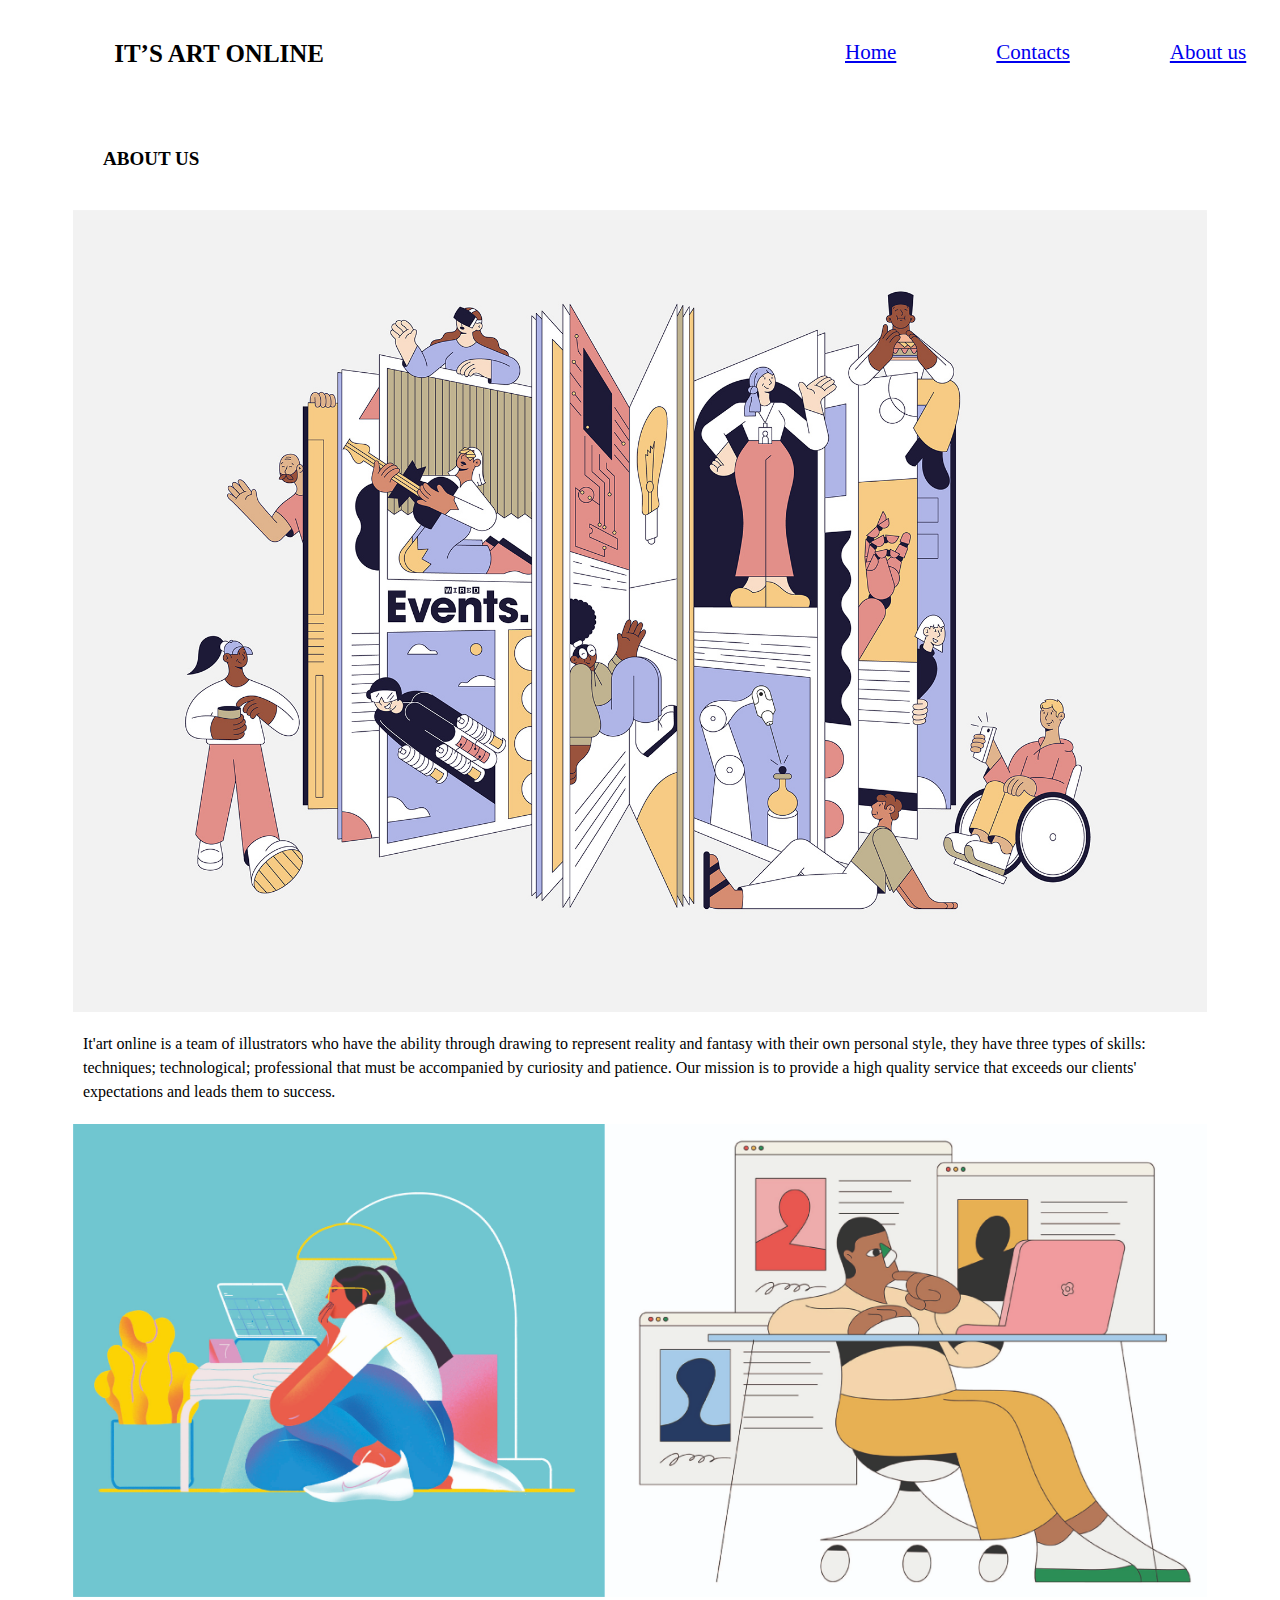
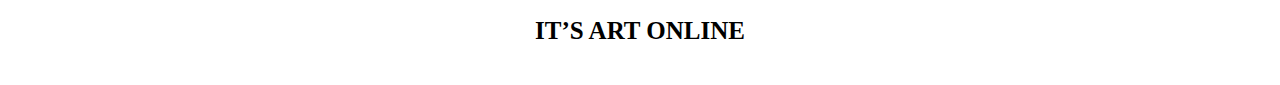
<file: about us.html>
<!DOCTYPE html>
<html>
<head>
    <meta charset="UTF-8">
    <meta http-equiv="X-UA-Compatible" content="IE=edge">
    <meta name="viewport" content="width=device-width, initial-scale=1.0">
    <title>documento</title>
    <link rel="stylesheet" href="css/style.css">
    <link rel="preconnet" href="font/font.css">
</head>
<body>
    <header>
        <nav>
            <h1>IT’S ART ONLINE</h1>
            <ul>
                    <a href="home.html">Home</a>
                     <a href="contacts.html">Contacts</a>
                         <a href="about us.html">About us</a>
            </ul>
        </nav>
    </header>
    <footer>
    <section class="hero">
        <h2>ABOUT US</h2>
    </section>
        <img src="img/img.7a.png" alt="Immagine dell'illustratore"></a>
            <p>It'art online is a team of illustrators who have the ability through drawing to represent reality and fantasy with their own personal style, they have three types of skills: techniques; technological; professional that must be accompanied by curiosity and patience. Our mission is to provide a high quality service that exceeds our clients' expectations and leads them to success.</p>
            <img src="img/img,7b.jpg" alt="Immagine dell'illustratore"></a>
            <h3>IT’S ART ONLINE</h3>
    </footer>
</body>
</html>
</file>
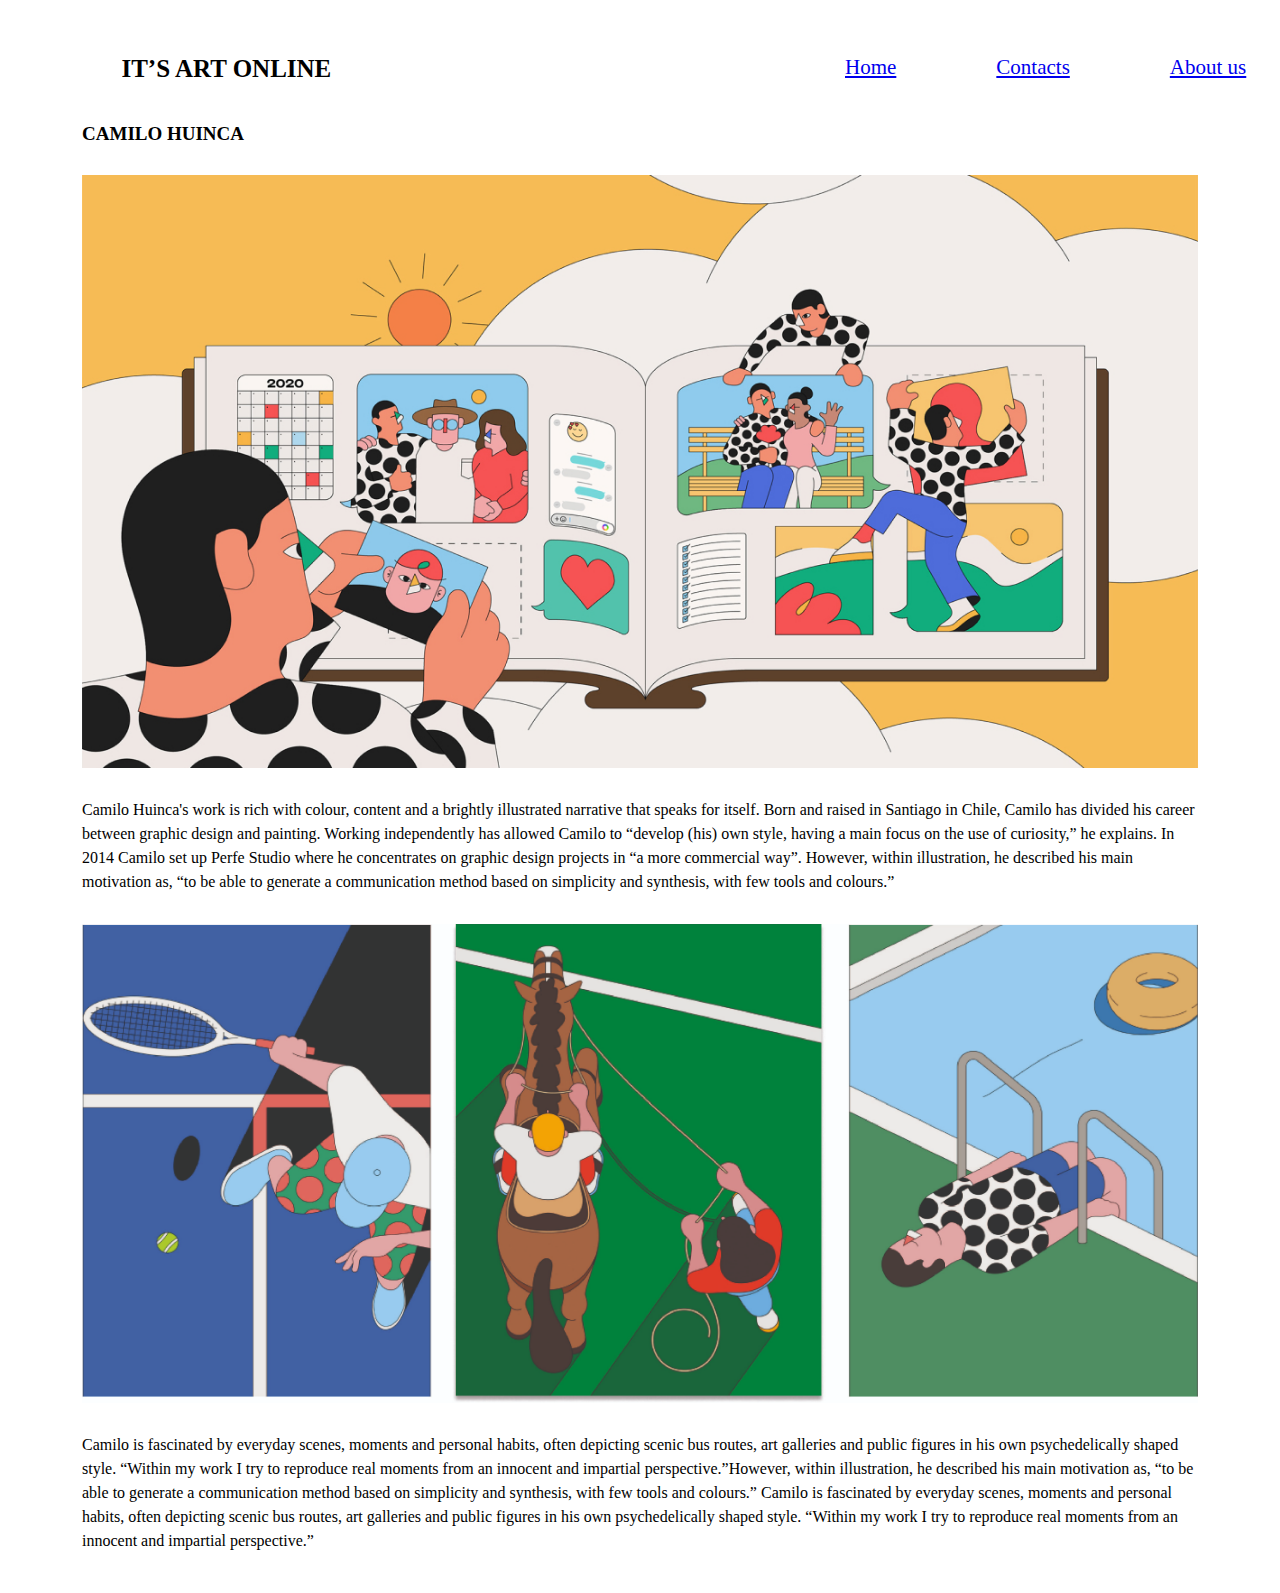
<file: camilohuinca.html>
<!DOCTYPE html>
<html>
<head>
    <meta charset="UTF-8">
    <meta http-equiv="X-UA-Compatible" content="IE=edge">
    <meta name="viewport" content="width=device-width, initial-scale=1.0">
    <title>documento</title>
    <link rel="stylesheet" href="css/style.css">
    <link rel="preconnet" href="font/font.css">
</head>
<body>
    <header>
        <div class="card">
            <nav>
                <h1>IT’S ART ONLINE</h1>
                <ul>
                        <a href="home.html">Home</a>
                         <a href="contacts.html">Contacts</a>
                             <a href="about us.html">About us</a>
                </ul>
            </nav>
            <h2>CAMILO HUINCA</h2> 
            <img src="img/img.1a.jpg" alt="Immagine dell'illustratore"></a>
            <p> Camilo Huinca's work is rich with colour, content and a brightly illustrated narrative that speaks for itself. Born and raised in Santiago in Chile, Camilo has divided his career between graphic design and painting. Working independently has allowed Camilo to “develop (his) own style, having a main focus on the use of curiosity,” he explains. In 2014 Camilo set up Perfe Studio where he concentrates on graphic design projects in “a more commercial way”. However, within illustration, he described his main motivation as, “to be able to generate a communication method based on simplicity and synthesis, with few tools and colours.” </p>
            <img src="img/img.1b.jpg" alt="Immagine dell'illustratore"></a>
            <p> Camilo is fascinated by everyday scenes, moments and personal habits, often depicting scenic bus routes, art galleries and public figures in his own psychedelically shaped style. “Within my work I try to reproduce real moments from an innocent and impartial perspective.”However, within illustration, he described his main motivation as, “to be able to generate a communication method based on simplicity and synthesis, with few tools and colours.” Camilo is fascinated by everyday scenes, moments and personal habits, often depicting scenic bus routes, art galleries and public figures in his own psychedelically shaped style. “Within my work I try to reproduce real moments from an innocent and impartial perspective.”</p>
        </div>
  </body>
</html>
</file>
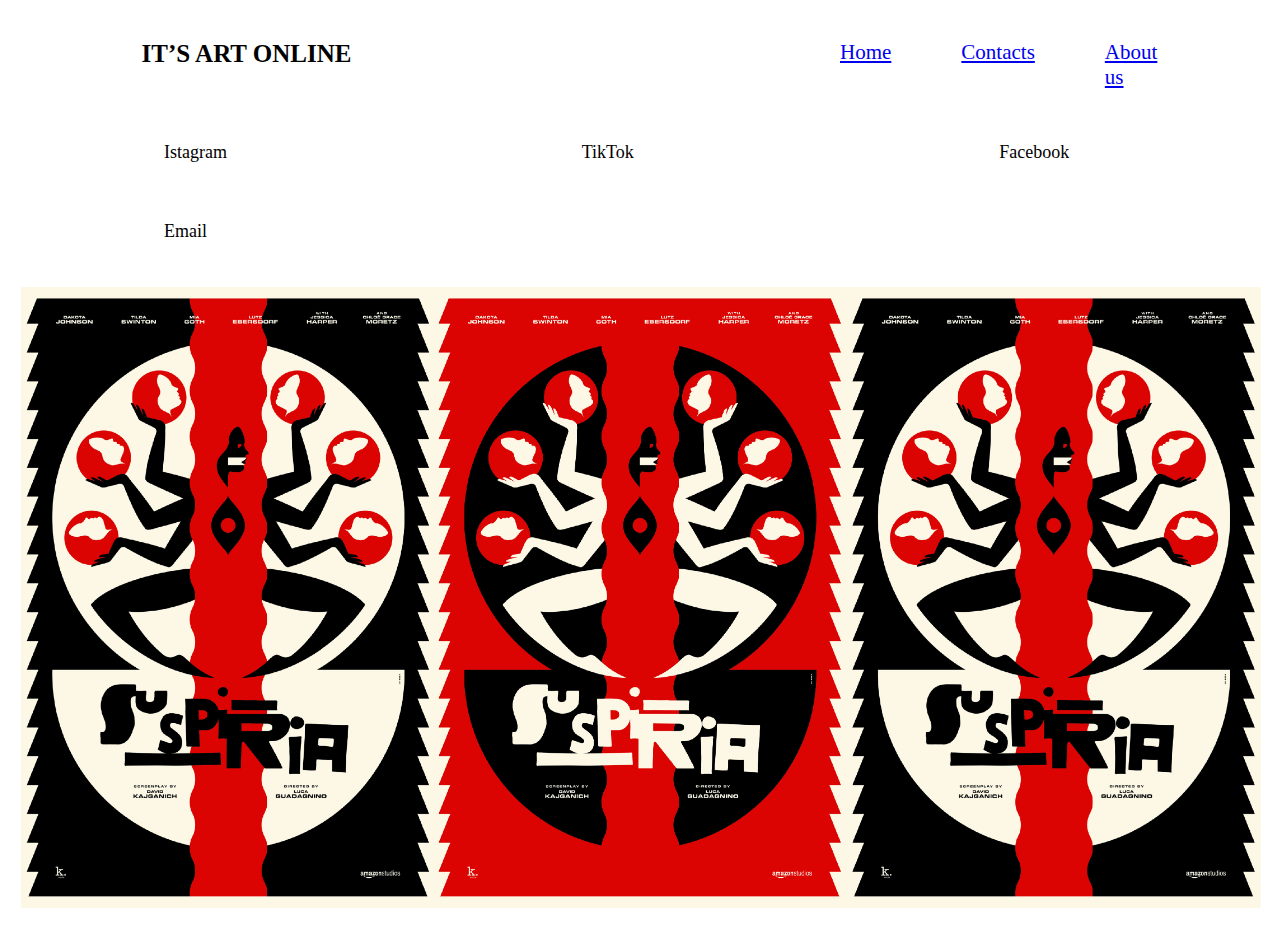
<file: contacts.html>
<!DOCTYPE html>
<html>
<head>
    <meta charset="UTF-8">
    <meta http-equiv="X-UA-Compatible" content="IE=edge">
    <meta name="viewport" content="width=device-width, initial-scale=1.0">
    <title>documento</title>
    <link rel="stylesheet" href="css/style2.css">
    <link rel="preconnet" href="font/font.css">
</head>
<body>
    <header>
        <nav>
            <h1>IT’S ART ONLINE</h1>
            <ul>
                    <a href="home.html">Home</a>
                     <a href="contacts.html">Contacts</a>
                         <a href="about us.html">About us</a>
            </ul>
        </nav>
    </header>
    <section class="hero">
    <footer>
        <p>Istagram </p>
        <p>TikTok</p>
        <P>Facebook</P>
        <p>Email</p>
    </footer>
 <nav>
    <img src="img/img.cont.jpg" alt="Immagine dell'illustratore"></a>
</nav>
</section>
</body>
</html>
</file>
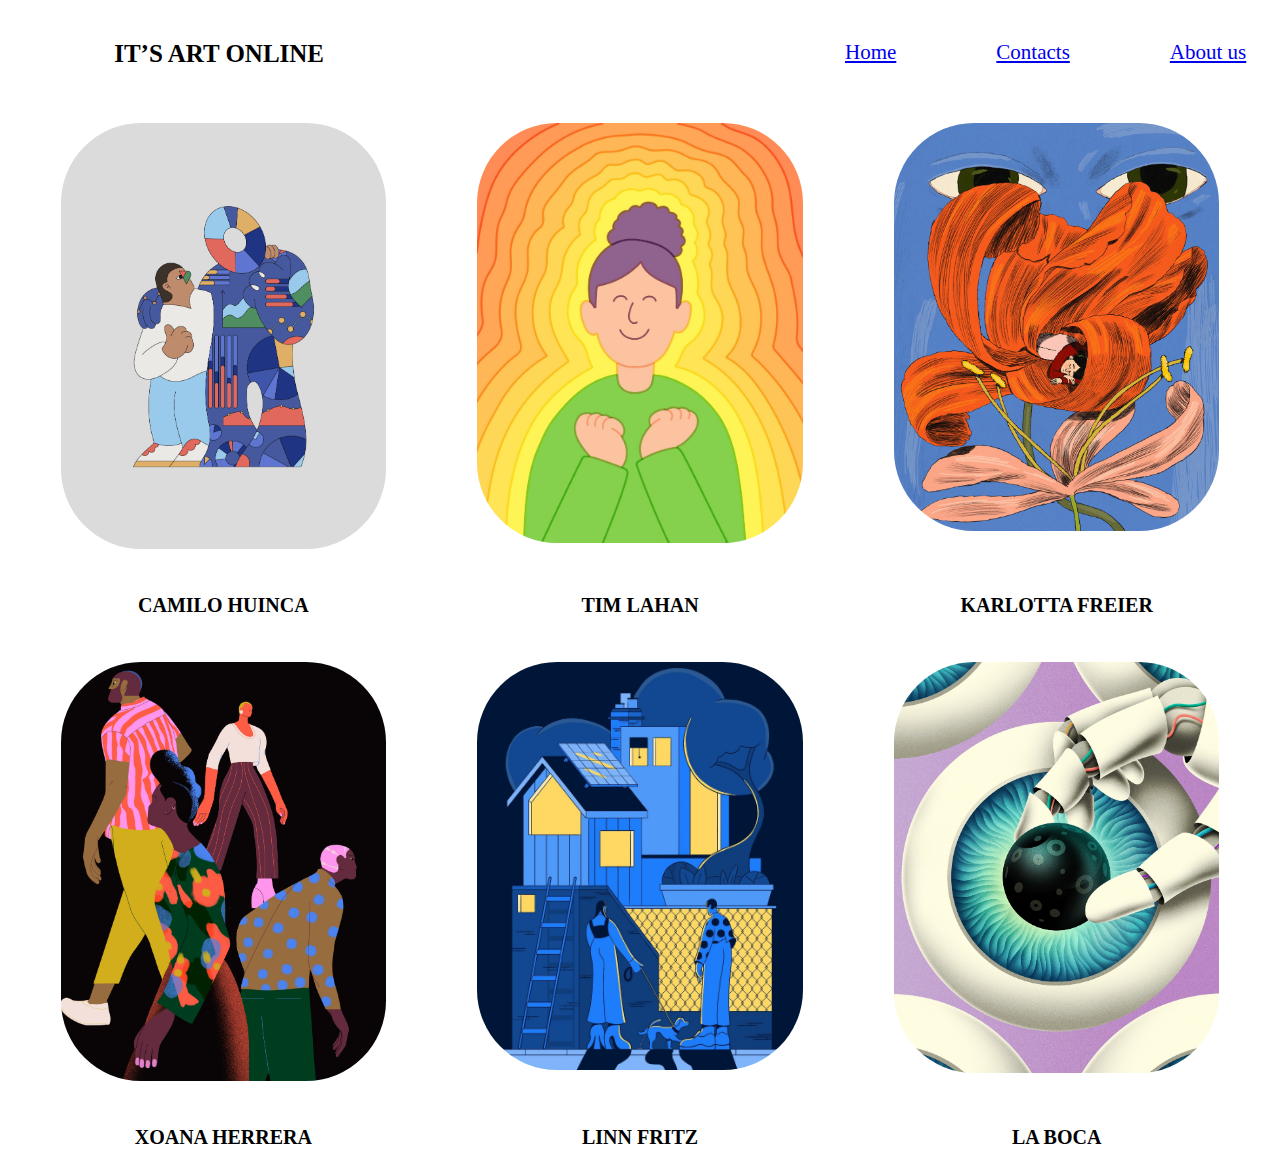
<file: home.html>
<!DOCTYPE html>
<html>
<head>
    <meta charset="UTF-8">
    <meta http-equiv="X-UA-Compatible" content="IE=edge">
    <meta name="viewport" content="width=device-width, initial-scale=1.0">
    <title>documento</title>
    <link rel="stylesheet" href="css/style1.css">
    <link rel="preconnet" href="font/font.css">
</head>
<body>
 <header>
        <nav>
            <h1>IT’S ART ONLINE</h1>
            <ul>
                 <a href="home.html">Home </a>
                     <a href="contacts.html">Contacts </a>
                         <a href="about us.html">About us </a>
           </ul>
        </nav>
    </header>
    <div>
     <nav>
        <a href="camilohuinca.html"> <img src="img/AP_Camilo_Huinca_The-Atlantic-03_2x.png" alt="immagine dell'illustratore"></a>
        <a href="tim lahan.html"> <img src="img/AP_Tim_Lahan_emotions_3_2x.jpg" alt="immagine dell'illustratore"></a>
        <a href="karlottafreier.html"> <img src="img/AP_Karlotta_Freier_brigitte2_2x.jpg" alt="immagine dell'illustratore"></a>
     </nav>
    </div>
    <div>
     <nav>
         <h2>CAMILO HUINCA</h2> 
          <h2>TIM LAHAN</h2> 
         <h2>KARLOTTA FREIER</h2> 
      </nav>
    </div>
    <div>
      <nav>
         <a href="xoana herrera.html"> <img src="img/AP_Xoana_Herrera_GCR_1_2x-scaled.jpg" alt="immagine dell'illustratore"></a>
         <a href="linnfritz.html"> <img src="img/AP_Linn_Fritz_Feeling-Blue_2x.jpg" alt="immagine dell'illustratore"></a>
         <a href="laboca.html"> <img src="img/AP_La_Boca_STLYIST_B_2x.jpg" alt="immagine dell'illustratore"></a>
      </nav>
    </div>
    <div>
      <nav>
        <h2>XOANA HERRERA</h2> 
          <h2>LINN FRITZ</h2> 
          <h2>LA BOCA</h2> 
      </nav>
    </div>
  </body>
</html>
</file>
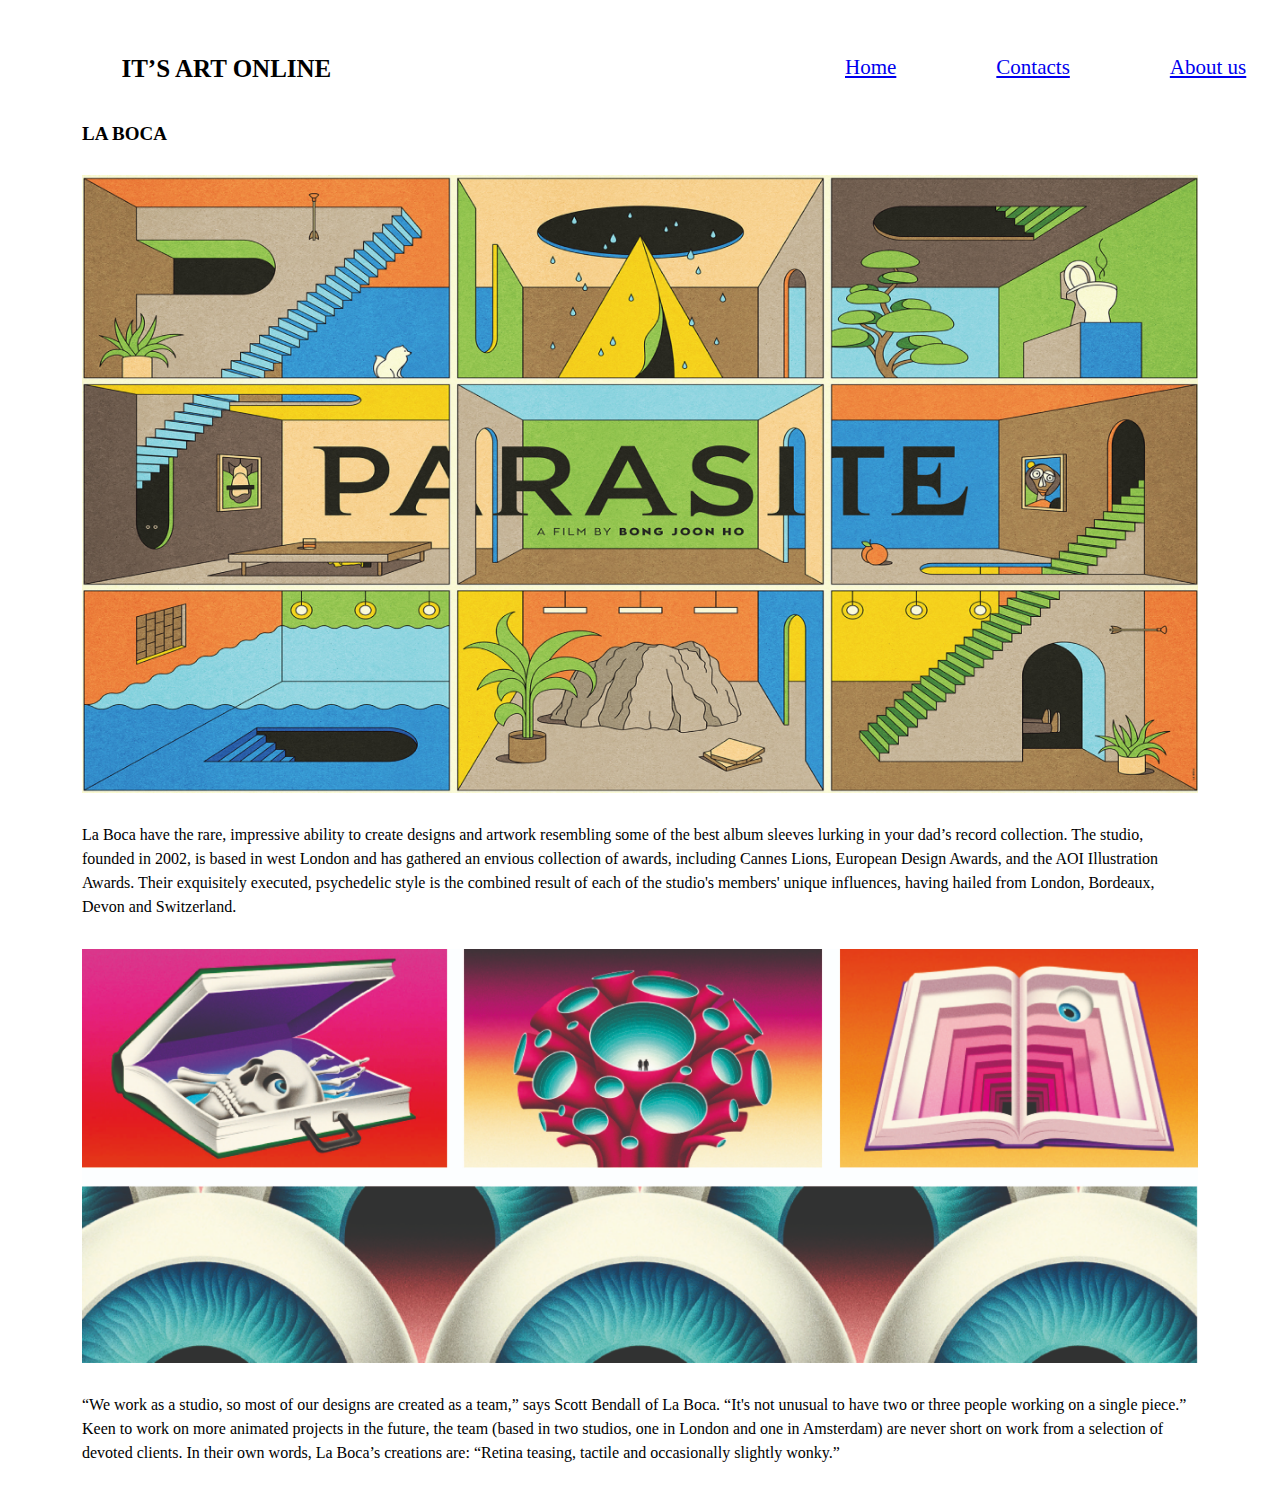
<file: laboca.html>
<!DOCTYPE html>
<html>
<head>
    <meta charset="UTF-8">
    <meta http-equiv="X-UA-Compatible" content="IE=edge">
    <meta name="viewport" content="width=device-width, initial-scale=1.0">
    <title>documento</title>
    <link rel="stylesheet" href="css/style.css">
    <link rel="preconnet" href="font/font.css">
</head>
<body>
    <header>
        <div class="card">
            <nav>
                <h1>IT’S ART ONLINE</h1>
                <ul>
                        <a href="home.html">Home</a>
                         <a href="contacts.html">Contacts</a>
                             <a href="about us.html">About us</a>
                </ul>
            </nav>
            <h2>LA BOCA</h2>
            <img src="img/img.6a.png" alt="Immagine dell'illustratore"></a>
            <p>La Boca have the rare, impressive ability to create designs and artwork resembling some of the best album sleeves lurking in your dad’s record collection. The studio, founded in 2002, is based in west London and has gathered an envious collection of awards, including Cannes Lions, European Design Awards, and the AOI Illustration Awards. Their exquisitely executed, psychedelic style is the combined result of each of the studio's members' unique influences, having hailed from London, Bordeaux, Devon and Switzerland. </p>
            <img src="img/img.6b.jpg" alt="Immagine dell'illustratore"></a>
            <p> “We work as a studio, so most of our designs are created as a team,” says Scott Bendall of La Boca. “It's not unusual to have two or three people working on a single piece.” Keen to work on more animated projects in the future, the team (based in two studios, one in London and one in Amsterdam) are never short on work from a selection of devoted clients. In their own words, La Boca’s creations are: “Retina teasing, tactile and occasionally slightly wonky.”
            </p>
        </div>
    </body>
    </html>
</file>
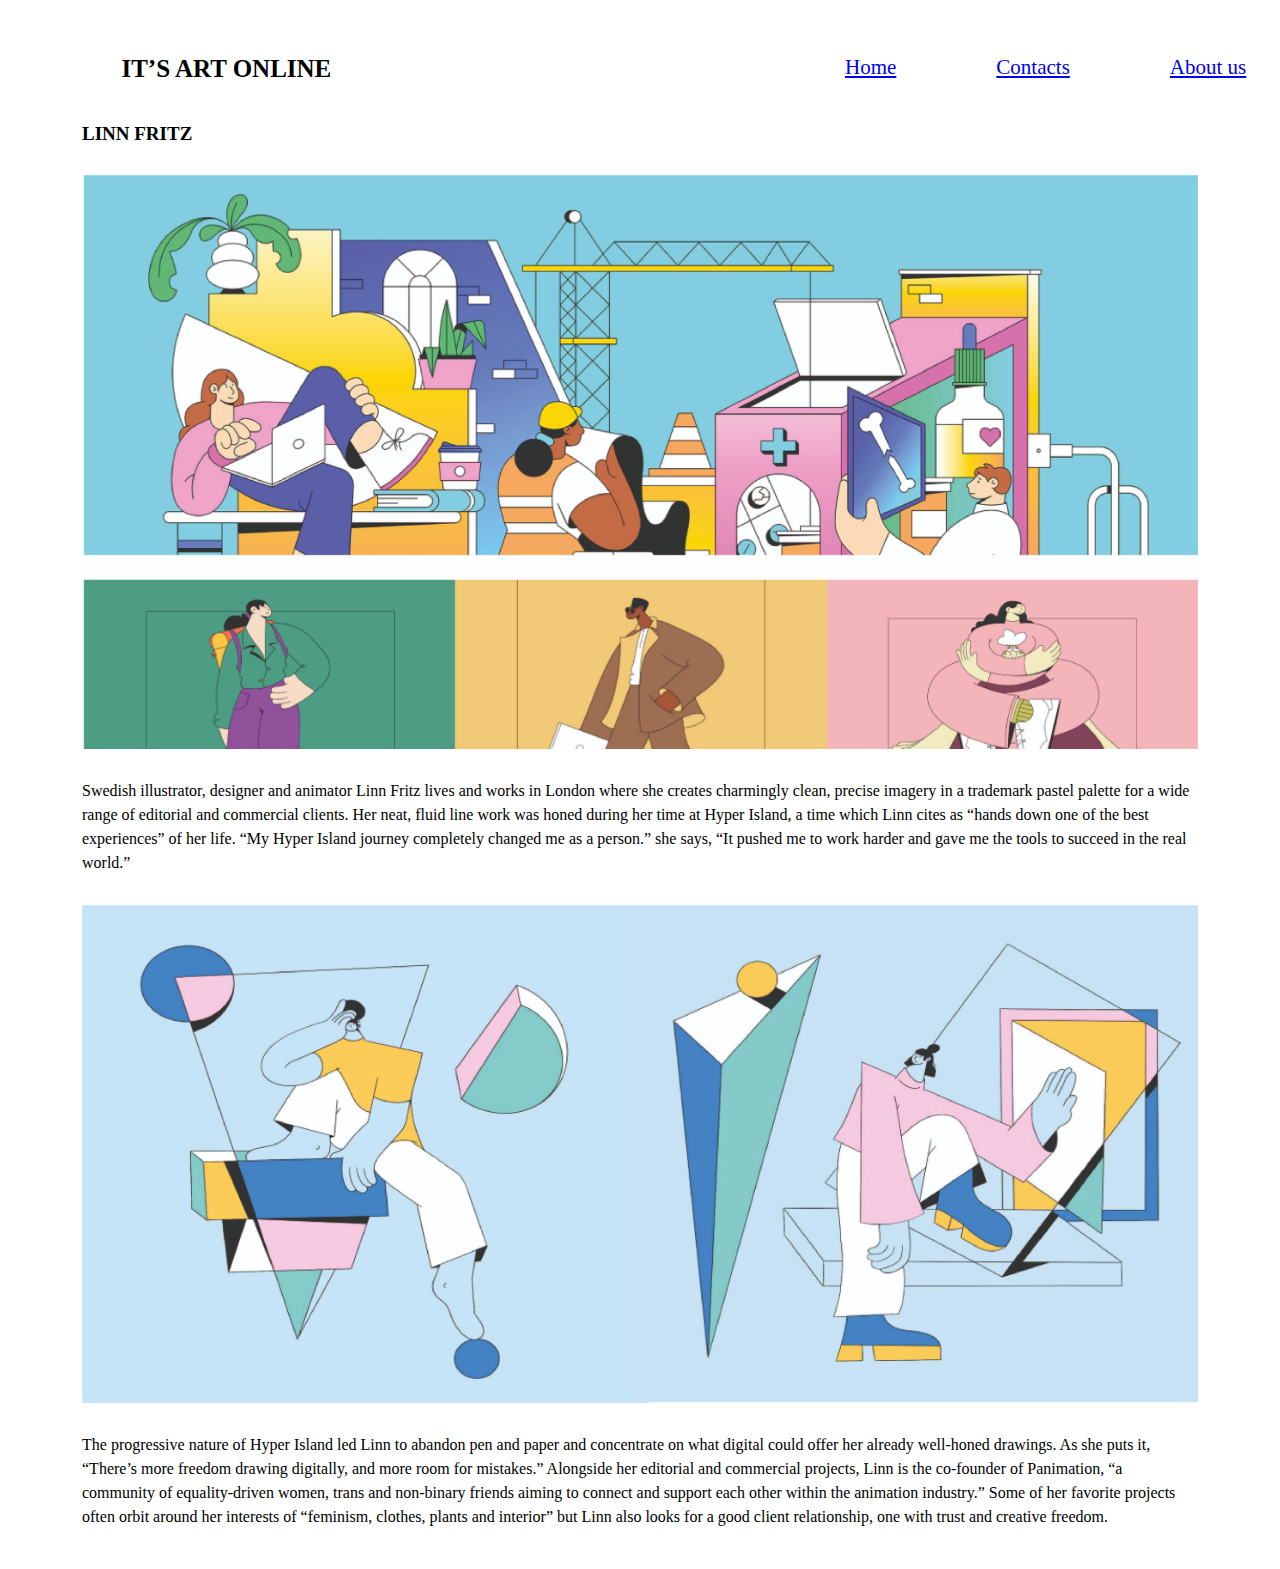
<file: linnfritz.html>
<!DOCTYPE html>
<html>
<head>
    <meta charset="UTF-8">
    <meta http-equiv="X-UA-Compatible" content="IE=edge">
    <meta name="viewport" content="width=device-width, initial-scale=1.0">
    <title>documento</title>
    <link rel="stylesheet" href="css/style.css">
    <link rel="preconnet" href="font/font.css">
</head>
<body>
    <header>
        <div class="card">
            <nav>
                <h1>IT’S ART ONLINE</h1>
                <ul>
                        <a href="home.html">Home</a>
                         <a href="contacts.html">Contacts</a>
                             <a href="about us.html">About us</a>
                </ul>
            </nav>
            <h2>LINN FRITZ</h2>
            <img src="img/img.5a.jpg" alt="Immagine dell'illustratore"></a>
            <p>Swedish illustrator, designer and animator Linn Fritz lives and works in London where she creates charmingly clean, precise imagery in a trademark pastel palette for a wide range of editorial and commercial clients. Her neat, fluid line work was honed during her time at Hyper Island, a time which Linn cites as “hands down one of the best experiences” of her life. “My Hyper Island journey completely changed me as a person.” she says, “It pushed me to work harder and gave me the tools to succeed in the real world.” </p>
            <img src="img/img.5b.jpg" alt="Immagine dell'illustratore"></a>
            <p>The progressive nature of Hyper Island led Linn to abandon pen and paper and concentrate on what digital could offer her already well-honed drawings. As she puts it, “There’s more freedom drawing digitally, and more room for mistakes.” Alongside her editorial and commercial projects, Linn is the co-founder of Panimation, “a community of equality-driven women, trans and non-binary friends aiming to connect and support each other within the animation industry.” Some of her favorite projects often orbit around her interests of “feminism, clothes, plants and interior” but Linn also looks for a good client relationship, one with trust and creative freedom.</p>
        </div>
    </body>
    </html>
</file>
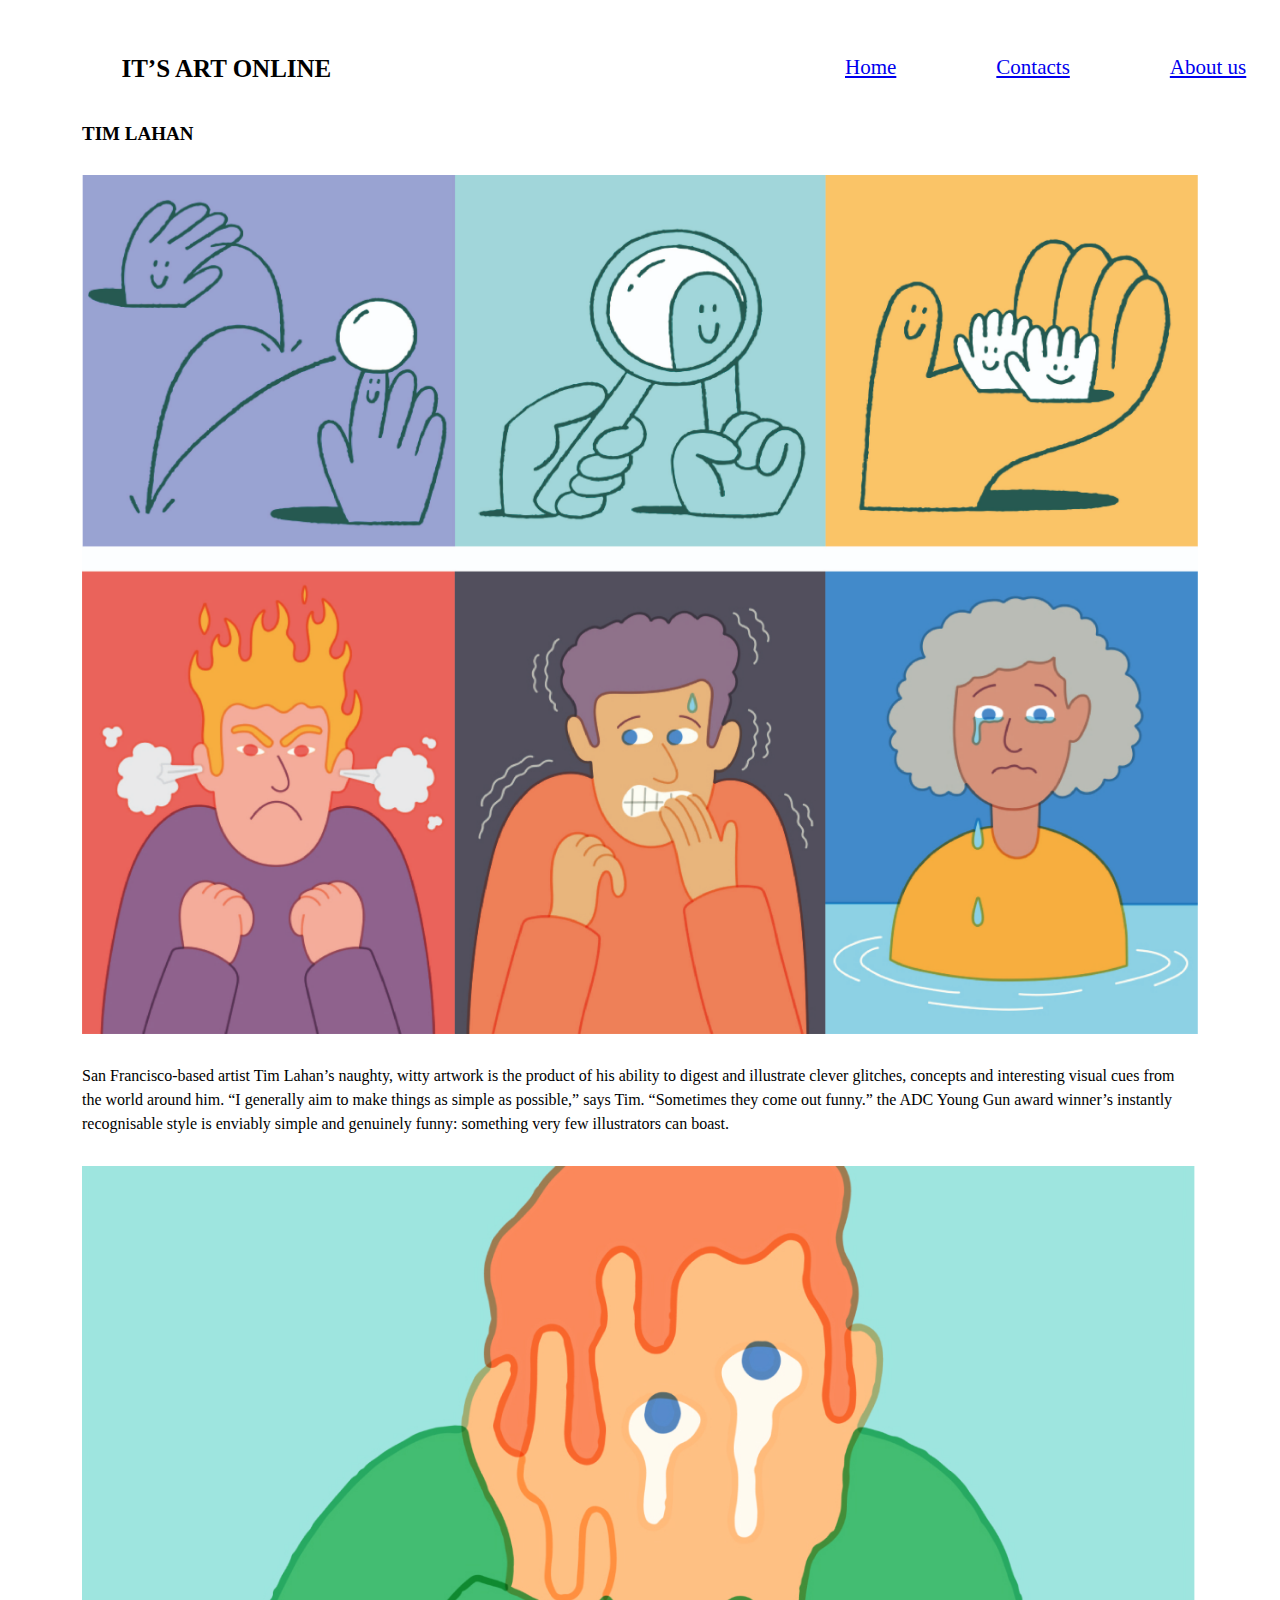
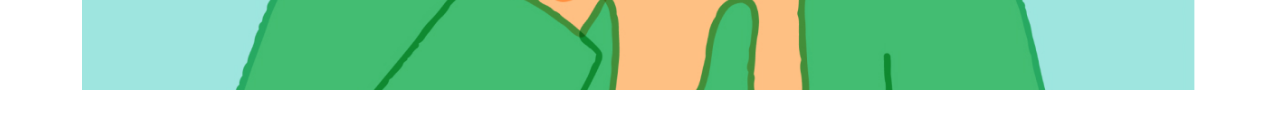
<file: tim lahan.html>
<!DOCTYPE html>
<html>
<head>
    <meta charset="UTF-8">
    <meta http-equiv="X-UA-Compatible" content="IE=edge">
    <meta name="viewport" content="width=device-width, initial-scale=1.0">
    <title>documento</title>
    <link rel="stylesheet" href="css/style.css">
    <link rel="preconnet" href="font/font.css">
</head>
<body>
    <header>
        <div class="card">
            <nav>
                <h1>IT’S ART ONLINE</h1>
                <ul>
                        <a href="home.html">Home</a>
                         <a href="contacts.html">Contacts</a>
                             <a href="about us.html">About us</a>
                </ul>
            </nav>
            <h2>TIM LAHAN</h2>
            <img src="img/img.2a.jpg" alt="Immagine dell'illustratore"></a>
            <p>San Francisco-based artist Tim Lahan’s naughty, witty artwork is the product of his ability to digest and illustrate clever glitches, concepts and interesting visual cues from the world around him. 
              “I generally aim to make things as simple as possible,” says Tim. “Sometimes they come out funny.”  the ADC Young Gun award winner’s instantly recognisable style is enviably simple and genuinely funny: something very few illustrators can boast.</p>
            <img src="img/img,2b.jpg" alt="Immagine dell'illustratore"></a>
        </div>
    </body>
    </html>
</file>
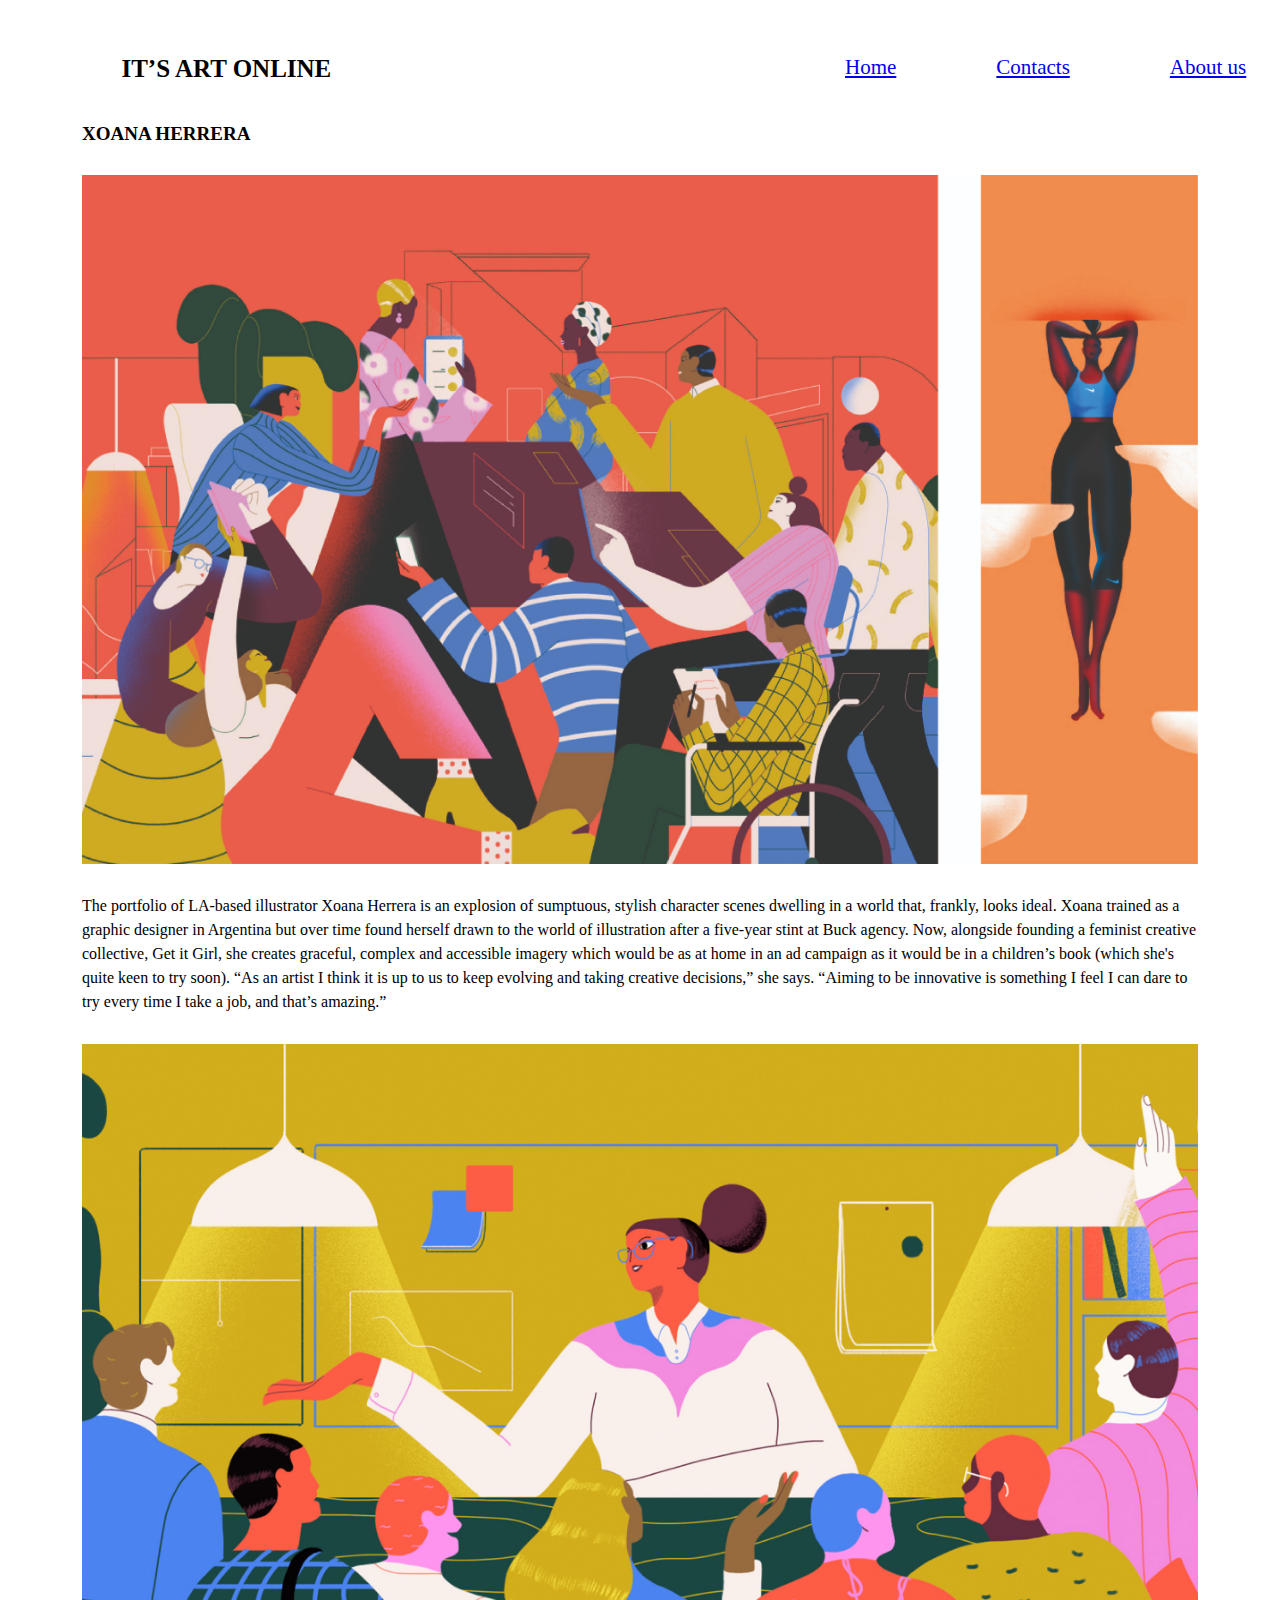
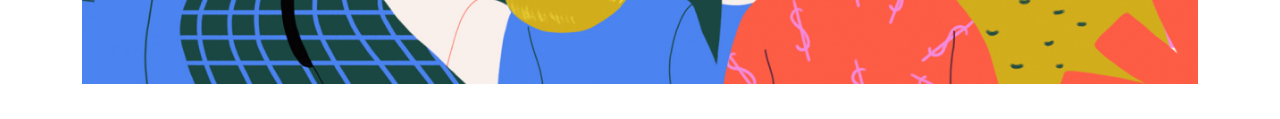
<file: xoana herrera.html>
<!DOCTYPE html>
<html>
<head>
    <meta charset="UTF-8">
    <meta http-equiv="X-UA-Compatible" content="IE=edge">
    <meta name="viewport" content="width=device-width, initial-scale=1.0">
    <title>documento</title>
    <link rel="stylesheet" href="css/style.css">
    <link rel="preconnet" href="font/font.css">
</head>
<body>
    <header>
        <div class="card ">
            <nav>
                <h1>IT’S ART ONLINE</h1>
                <ul>
                        <a href="home.html">Home</a>
                         <a href="contacts.html">Contacts</a>
                             <a href="about us.html">About us</a>
                </ul>
            </nav>
            <h2>XOANA HERRERA</h2>
            <img src="img/img.4a.jpg" alt="Immagine dell'illustratore"></a>
            <p>The portfolio of LA-based illustrator Xoana Herrera is an explosion of sumptuous, stylish character scenes dwelling in a world that, frankly, looks ideal. Xoana trained as a graphic designer in Argentina but over time found herself drawn to the world of illustration after a five-year stint at Buck agency. Now, alongside founding a feminist creative collective, Get it Girl, she creates graceful, complex and accessible imagery which would be as at home in an ad campaign as it would be in a children’s book (which she's quite keen to try soon). “As an artist I think it is up to us to keep evolving and taking creative decisions,” she says. “Aiming to be innovative is something I feel I can dare to try every time I take a job, and that’s amazing.”</p>
            <img src="img/img.4b.png" alt="Immagine dell'illustratore"></a>
        </div>
    </body>
    </html>
</file>
<file: css/style.css>
body {
    margin: 10px 10px;
    background-color: #ffffff;
    @font-face: "wavefont";
}

img {
    max-width: 100%; 
    display: block
    }

    main, footer, .card {
        max-width: 10000px;
        margin: auto;
        padding: 20px;
    } 

  footer, .card {
        gap:20px;
        background: #fff;
        margin-bottom: 320px;
    }
    
 footer, .card img {
        width: 90%;
        padding: 10px;
        margin: 5px auto;
        display: block
        
    }

  h2 {
        margin: 20px;
        padding: 20px 10px 20px;
        font-size: 19px;
    }

    h3{
    margin: 0 160px 0;
    padding: 20px 10px 20px;
    font-size: 25px;
    text-align: center
}

   p {
        margin: auto;
        display: flex;
        padding:20px 10px 20px;
        font-size: 16px;
        line-height: 1.5; 
    }
    
 .card h2, .card p {
        width: 90%;
        padding: 10px;
        margin: 10px auto;
        display: block
    }
   
main, footer, .card  {
    max-width: 10000px;
    margin:5px auto;
    padding: 10px;
}

h1 {
    margin: 10px 20px 5px;
    width: 55%;
    padding: 10px 10px 5px;
    font-size: 25px;
    text-align: center
}

ul {
display: flex; 
gap:100px;
width: 1000%;
margin: 10px 110px 5px;
padding: 10px 90px 5px;
list-style-type: none;
font-size: 21px;
}  

nav {
    margin: 5px auto;
    display: grid;
    grid-template-columns: repeat(auto-fit, minmax(350px, 1fr));
    gap: 10px;
    padding: 10px;
    background: #ffffff;
    margin-bottom: 10px;
}

    @media (max-width: 600px) { 
       
        .card {
            flex-direction: column; 
        }
    
        .card h2 .card p .h1 .a .h3 {
            width: 100%;
        }
    
        .card .img {
            width: 100%;
        }
    }
    
    @media (max-width: 400px) { 
        body {
            background: chartreuse;
        }
    
        header {
            flex-direction: column;
            gap: 10px;
        }

        .card h2 .card p .h1 .a .h3 {
            width: 100%;
        }
    
        .card .img {
            width: 100%;
        }
    }
    }
</file>
<file: font/font.css>
<style>
@font-face {
	font-family: wavefont;
	font-display: block;
	src: url(./wavefont.woff2) format('woff2');
}
.wavefont {
	--wght: 10;
	font-family: wavefont;
	font-variation-settings: 'wght' var(--wght), 'ROND' 30, 'YALN' 0;
}
</style>

<!-- Set values manually -->
<textarea id="waveform" class="wavefont" cols="100">
abcdefghijklmnopqrstuvwwxyzABCDEFGHIJKLMNOPQRSTUVWXYZ
</textarea>

<script>
// Set values programmatically (more precise)
waveform.textContent = Array.from({length: 100}, (_,i) => String.fromCharCode(0x100 + i)).join('')
</script>
</file>
<file: css/style2.css>
body {
    margin: 10px 10px;
    background-color: #ffffff;
    @font-face: "wavefont";
}
    
h1 {
    margin: 10px 15px 5px;
    width: 65%;
    padding: 10px 10px 5px;
    font-size: 25px;
    text-align: center
}

ul {
display: flex; 
gap:70px;
margin: 10px 110px 5px;
padding: 10px 90px 5px;
list-style-type: none;
font-size: 21px;
}

nav {
    margin:0;
    display: grid;
    grid-template-columns: repeat(auto-fit, minmax(350px, 1fr));
    gap:0;
    padding:10px;
    margin-bottom:0;
}

h2 {
    margin: 20px;
    padding: 20px 10px 20px;
    font-size: 19px;
}

p {
    margin:10px, 190px , 10px;
    display: flex;
    padding:20px 150px 20px;
    font-size: 18px;
    line-height: 0.1; 
    text-align: center
}

img {
    max-width: 1400px;
    width:100%;
    padding: 1px;
    margin: 1px auto;
    display: block  
}
   

footer {
    margin: 1px; 
    display: grid;
    grid-template-columns: repeat(auto-fit, minmax(350px, 1fr));
    gap: 1px;
    background-color: #ffffff;
    padding: 3px; 
    margin-bottom: 0 0
}


@media (max-width: 600px) { 
   
    .card {
        flex-direction: column; 
    }

 h2 , p , h1 , a, h3 {
        width: 100%;
    }

    img {
        width: 100%;
    }
}

@media (max-width: 400px) { 
    body {
        background: chartreuse;
    }

   nav, header {
        flex-direction: column;
        gap: 10px;
    }
}
</file>
<file: css/style1.css>
body {
    margin: 10px 10px;
    background-color: #ffffff;
    @font-face: "wavefont";
}

img {
    max-width: 400px;
    width:80%;
    padding: 10px;
    margin: 5px auto;
    border-radius: 90px;
    display: block
}

section.hero {
    background:rgba(0,0,0,0.60);
    text-align: center;
}

 h2 { 
    max-width: 400px;
    width:80%;
    padding: 0.1px;
    margin: 0.1px auto;
    font-size: 20px;
    text-align: center
    }
    
    h1 {
        margin: 10px 20px 5px;
        width: 55%;
        padding: 10px 10px 5px;
        font-size: 25px;
        text-align: center
    }

ul {
    display: flex; 
    gap:100px;
    width: 1000%;
    margin: 10px 110px 5px;
    padding: 10px 90px 5px;
    list-style-type: none;
    font-size: 21px;
}  


nav {
    margin: 5px auto;
    display: grid;
    grid-template-columns: repeat(auto-fit, minmax(350px, 1fr));
    gap: 10px;
    padding: 10px;
    background: #fff;
    margin-bottom: 10px;
}

@media (max-width: 600px) { 
    body { 
        background: yellow;
    }
    .card {
        flex-direction: column; 
    }

 h2 , p , h1 , a, h3 {
        width: 100%;
    }

    img {
        width: 100%;
    }
}

@media (max-width: 400px) { 
    body {
        background: chartreuse;
    }

    header {
        flex-direction: column;
        gap: 10px;
    }
}
</file>
